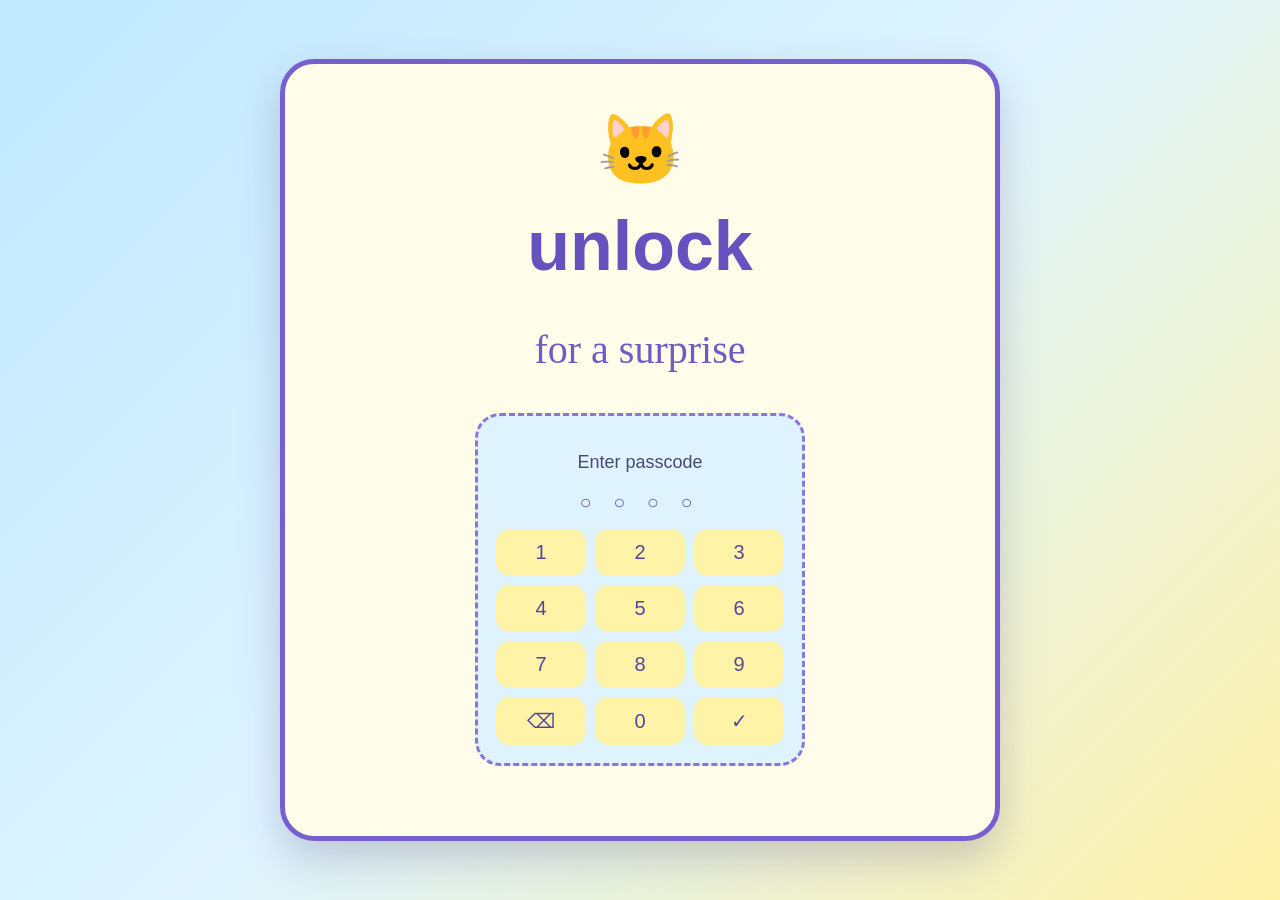
<file: index.html>
<!DOCTYPE html>
<html lang="en">

<head>
    <meta charset="UTF-8">
    <meta name="viewport" content="width=device-width, initial-scale=1.0">

    <title> Happiest B'Day Shreyas💙</title>

    <link rel="stylesheet" href="style.css">
</head>

<body class="page-center">

    <main class="card unlock-card">

        <div class="cat">
            🐱
        </div>

        <h1>unlock</h1>

        <p class="script">
            for a surprise
        </p>

        <div class="passcode-box">

            <p>Enter passcode</p>

            <div class="dots" id="dots">
                ○ ○ ○ ○
            </div>

            <div class="keypad">

                <button onclick="pressKey(1)">1</button>
                <button onclick="pressKey(2)">2</button>
                <button onclick="pressKey(3)">3</button>

                <button onclick="pressKey(4)">4</button>
                <button onclick="pressKey(5)">5</button>
                <button onclick="pressKey(6)">6</button>

                <button onclick="pressKey(7)">7</button>
                <button onclick="pressKey(8)">8</button>
                <button onclick="pressKey(9)">9</button>

                <button onclick="clearCode()">⌫</button>
                <button onclick="pressKey(0)">0</button>
                <button onclick="checkCode()">✓</button>

            </div>

        </div>

        

    </main>

    <script src="script.js"></script>

</body>

</html>
</file>
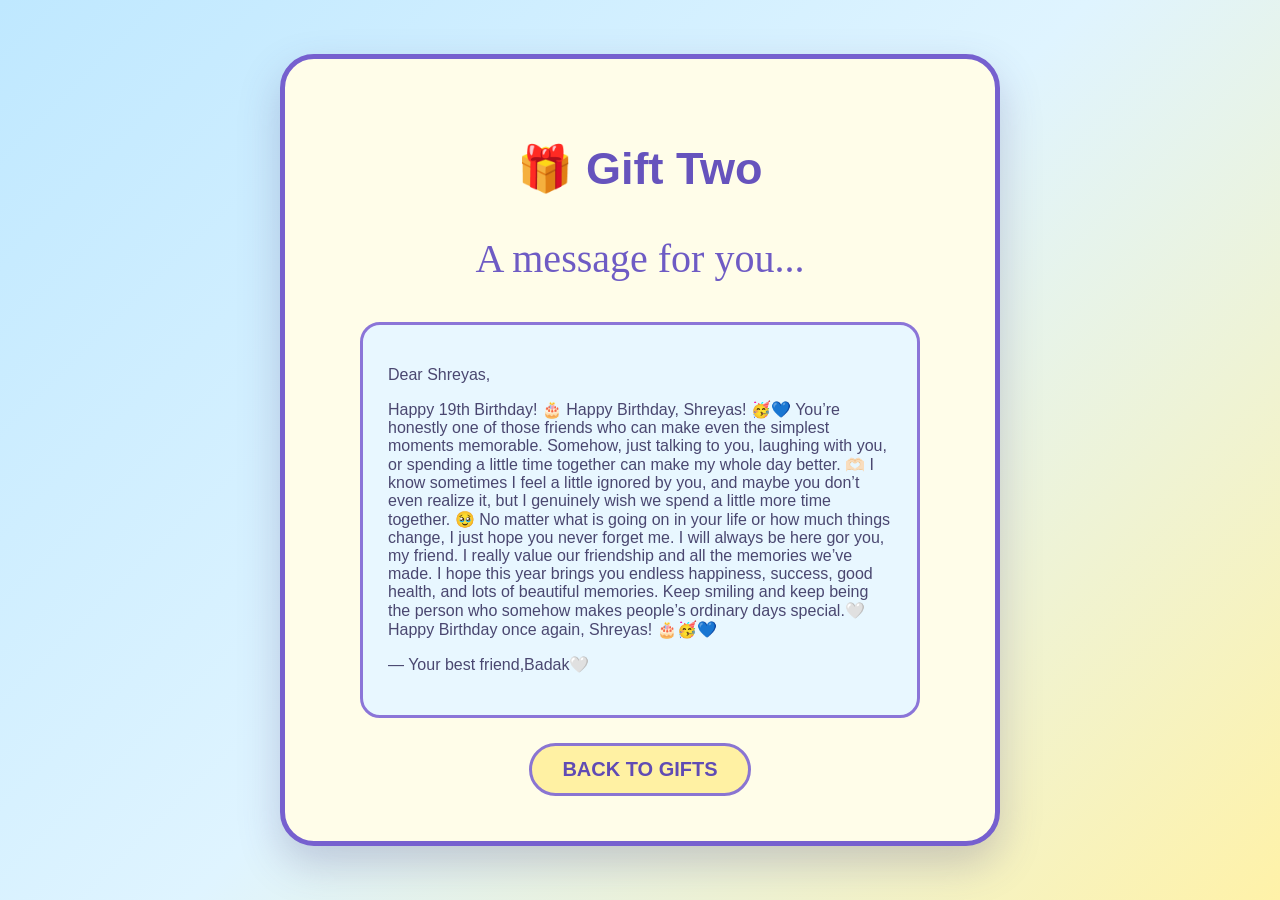
<file: gift2.html>
<!DOCTYPE html>
<html lang="en">

<head>

    <meta charset="UTF-8">
    <meta name="viewport"
          content="width=device-width, initial-scale=1.0">

    <title>Gift 2</title>

    <link rel="stylesheet" href="style.css">

</head>

<body class="page-center">

    <main class="card gift-page">

        <h2>
            🎁 Gift Two
        </h2>

        <p class="script">
            A message for you...
        </p>


        <div class="letter">

            <p>
                Dear Shreyas,
            </p>

            <p>

                Happy 19th Birthday! 🎂

                Happy Birthday, Shreyas! 🥳💙

                You’re honestly one of those friends who can make even the simplest moments memorable.
                Somehow, just talking to you, laughing with you, or spending a little time together 
                can make my whole day better. 🫶🏻
                I know sometimes I feel a little ignored by you, and maybe you don’t even realize it,
                but I genuinely wish we  spend a little more time together. 🥹 
                No matter what is going on in your life or how much things change, 
                I just hope you never forget me. I will always be here gor you, my friend.
                I really value our friendship and all the memories we’ve made.
                I hope this year brings you endless happiness, success, good health,
                and lots of beautiful memories. Keep smiling and keep being the person 
                who somehow makes people’s ordinary days special.🤍
                Happy Birthday once again, Shreyas! 🎂🥳💙
            </p>

            <p>

                — Your best friend,Badak🤍

            </p>

        </div>


        <a href="gifts.html"
           class="pill-btn">

            BACK TO GIFTS

        </a>

    </main>

</body>

</html>
</file>
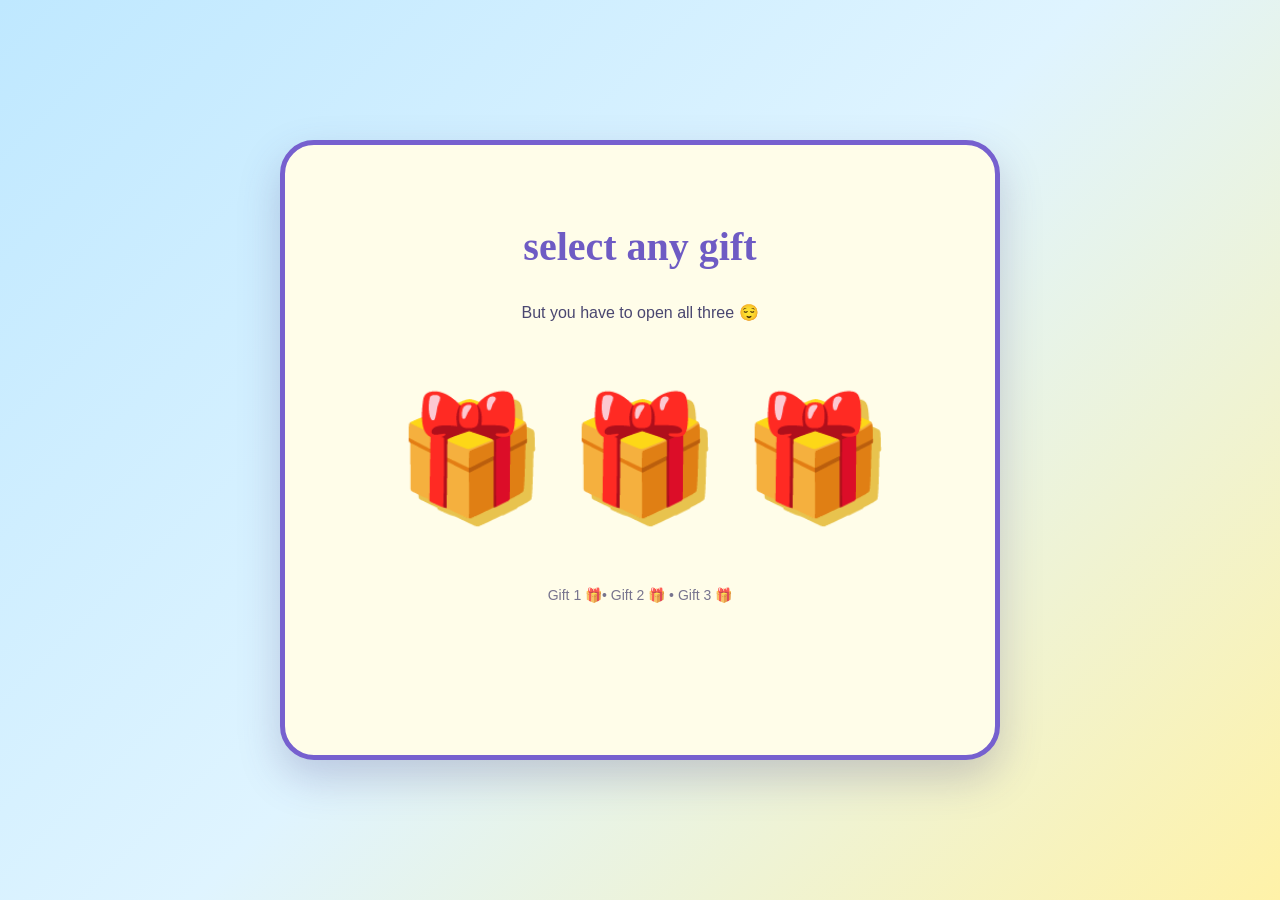
<file: gifts.html>
<!DOCTYPE html>
<html lang="en">

<head>

    <meta charset="UTF-8">
    <meta name="viewport"
          content="width=device-width, initial-scale=1.0">

    <title>Select Your Gift</title>

    <link rel="stylesheet" href="style.css">

</head>

<body class="page-center">

    <main class="card gifts-card">

        <h2 class="script">
            select any gift
        </h2>

        <p>
            But you have to open all three 😌
        </p>

        <div class="gifts">

            <!-- GIFT 1 -->

            <a href="gift1.html"
               class="gift">

                🎁

            </a>


            <!-- GIFT 2 -->

            <a href="gift2.html"
               class="gift">

                🎁

            </a>


            <!-- GIFT 3 -->

            <a href="gift3.html"
               class="gift">

                🎁

            </a>

        </div>

        <p class="small">

            Gift 1 🎁• Gift 2 🎁 • Gift 3 🎁

        </p>

    </main>

</body>

</html>
</file>
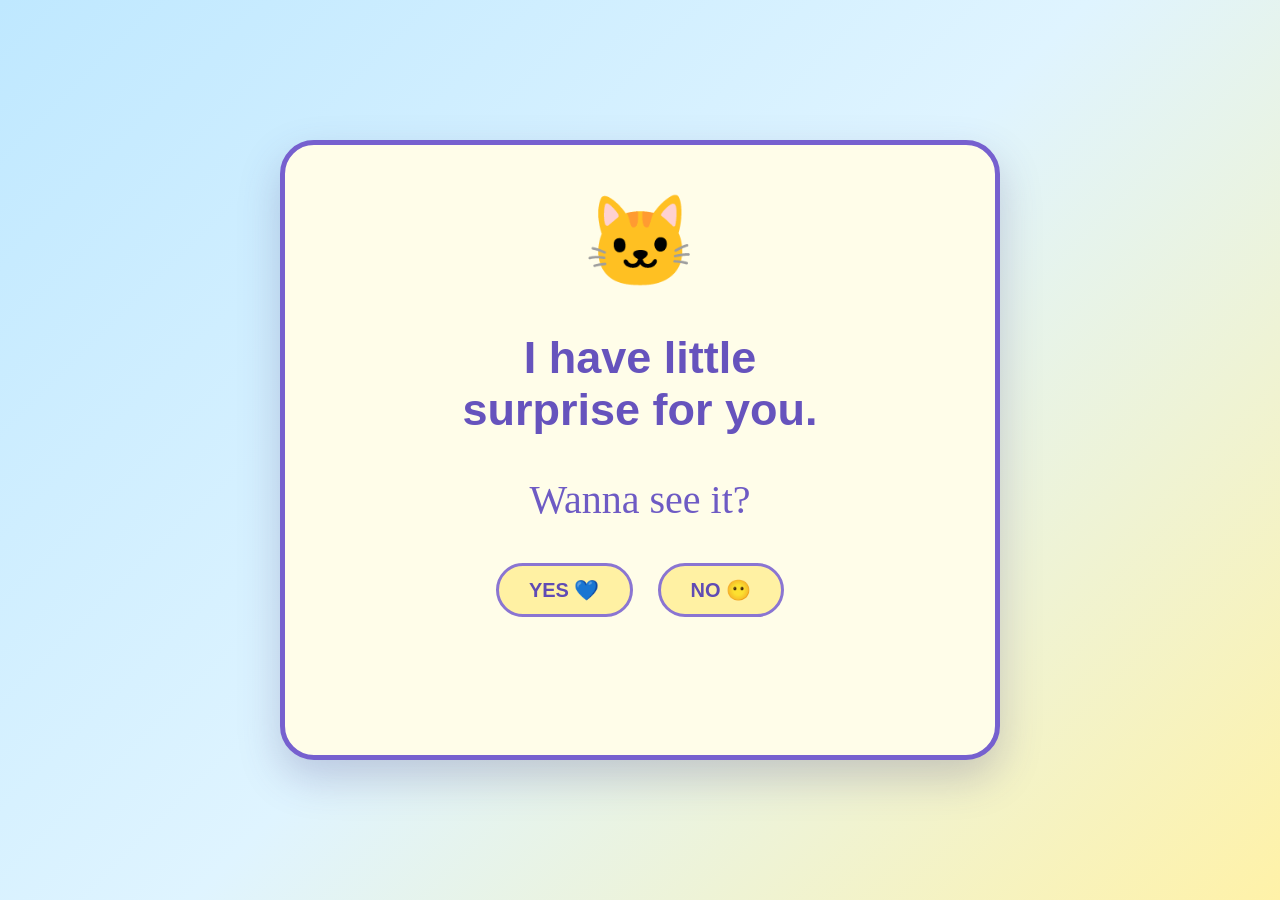
<file: no.html>
<!DOCTYPE html>
<html lang="en">

<head>

    <meta charset="UTF-8">
    <meta name="viewport" content="width=device-width, initial-scale=1.0">

    <title>A Little Surprise</title>

    <link rel="stylesheet" href="style.css">

</head>

<body class="page-center">

    <main class="card">

        <div class="cat-big">
            🐱
        </div>

        <h2>
            I have little<br>
            surprise for you.
        </h2>

        <p class="script">
            Wanna see it?
        </p>

        <div class="button-row">

            <a href="birthday.html" class="pill-btn">
                YES 💙
            </a>

            <a href="no.html" class="pill-btn">
                NO 😶
            </a>

        </div>

    </main>

</body>

</html>
</file>
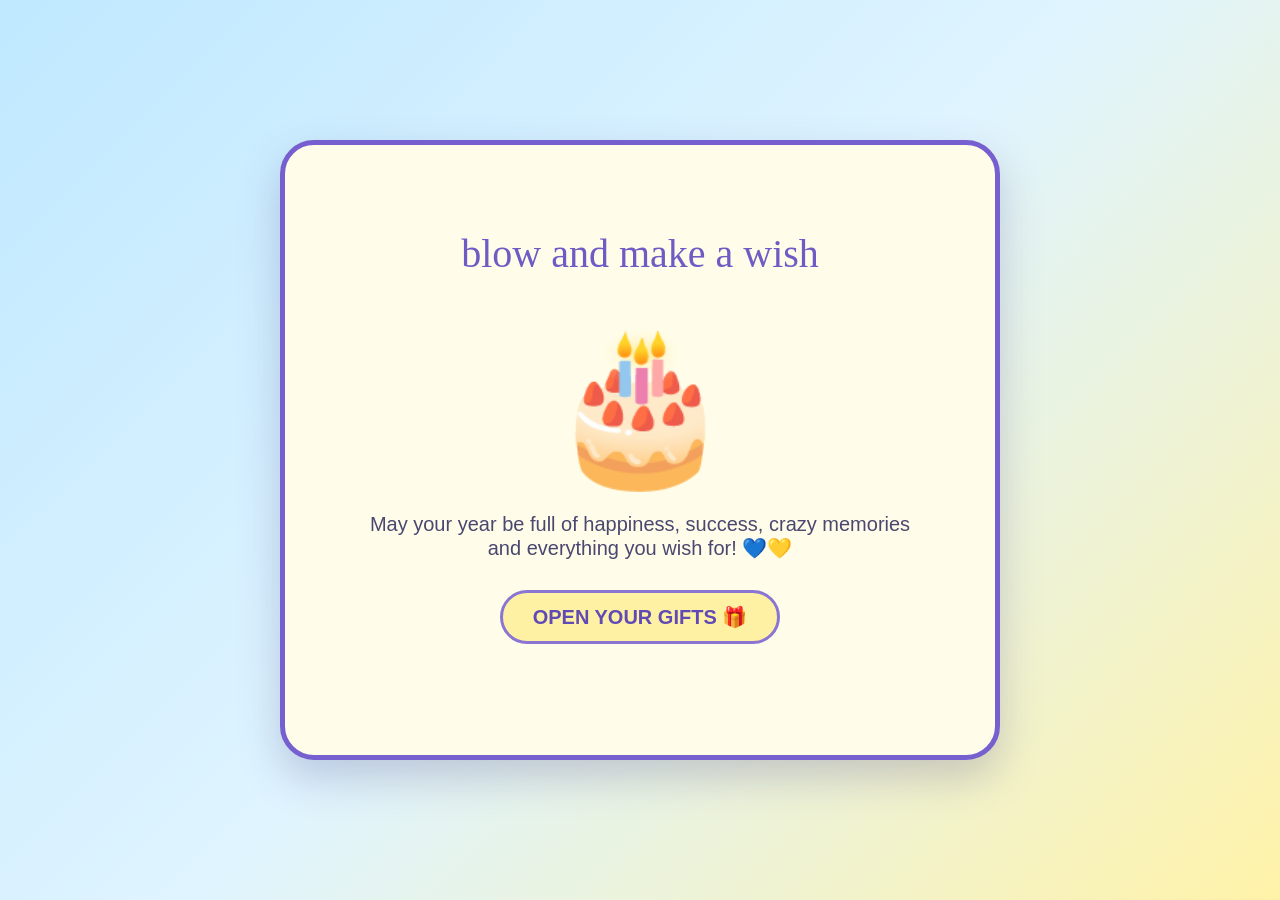
<file: wish.html>
<!DOCTYPE html>
<html lang="en">

<head>

    <meta charset="UTF-8">
    <meta name="viewport"
          content="width=device-width, initial-scale=1.0">

    <title>Birthday Wish</title>

    <link rel="stylesheet" href="style.css">

</head>

<body class="page-center">

    <main class="card wish-card">

        <p class="script title-script">
            blow and make a wish
        </p>

        <div class="cake">
            🎂
        </div>

        <p class="wish-text">

            May your year be full of happiness,
            success, crazy memories and
            everything you wish for! 💙💛

        </p>

        
        <a href="gifts.html" class="pill-btn">

            OPEN YOUR GIFTS 🎁

        </a>

    </main>

</body>

</html>
</file>
<file: style.css>
* {
    box-sizing: border-box;
}


body {

    margin: 0;

    min-height: 100vh;

    font-family: Arial, sans-serif;

    background:
        linear-gradient(
            135deg,
            #bfe8ff,
            #dff4ff,
            #fff2a8
        );

    color: #4a4770;

}


/* CENTER THE PAGE */

.page-center {

    display: flex;

    justify-content: center;

    align-items: center;

    padding: 25px;

}


/* MAIN CARD */

.card {

    width: min(92vw, 720px);

    min-height: 620px;

    padding: 45px 35px;

    border: 5px solid #7660cf;

    border-radius: 34px;

    background: #fffde9;

    box-shadow:
        0 18px 40px
        rgba(80, 70, 130, 0.25);

    text-align: center;

    position: relative;

    overflow: hidden;

}


/* HEADINGS */

h1 {

    font-size: 70px;

    color: #6552bf;

    margin: 15px 0;

}


h1 span {

    color: #e7b52d;

}


h2 {

    font-size: 45px;

    color: #6653bd;

}


/* CURSIVE TEXT */

.script {

    font-family: cursive;

    font-size: 40px;

    color: #6e5bc4;

}


/* SMALL TEXT */

.small {

    font-size: 14px;

    opacity: 0.75;

}


/* CAT */

.cat {

    font-size: 70px;

}


.cat-big {

    font-size: 90px;

}


/* PASSCODE BOX */

.passcode-box {

    margin: 25px auto;

    max-width: 330px;

    padding: 18px;

    border: 3px dashed #8b75d8;

    border-radius: 25px;

    background: #dff3ff;

}


.passcode-box p {

    font-size: 18px;

}


/* PASSWORD DOTS */

.dots {

    font-size: 20px;

    letter-spacing: 8px;

    color: #6b59bd;

    margin: 15px;

}


/* KEYPAD */

.keypad {

    display: grid;

    grid-template-columns:
        repeat(3, 1fr);

    gap: 9px;

}


.keypad button {

    border: none;

    border-radius: 14px;

    padding: 12px;

    font-size: 20px;

    background: #fff3a8;

    color: #5546a2;

    cursor: pointer;

}


/* BUTTON ROW */

.button-row {

    display: flex;

    justify-content: center;

    gap: 25px;

    margin-top: 35px;

}


/* ROUND BUTTON */

.pill-btn {

    display: inline-block;

    text-decoration: none;

    background: #fff1a3;

    color: #604bb4;

    border: 3px solid #8a75d2;

    border-radius: 50px;

    padding: 12px 30px;

    font-size: 20px;

    font-weight: bold;

    transition: 0.2s;

}


.pill-btn:hover {

    transform: scale(1.05);

}


/* PARTY */

.party {

    font-size: 45px;

    margin-bottom: 15px;

}


/* PHOTO */

.photo-frame {

    width: 240px;

    height: 240px;

    margin: 18px auto;

    border: 7px solid #8b70d2;

    border-radius: 28px;

    overflow: hidden;

    background: #bfe8ff;

    box-shadow:
        8px 8px 0 #f1cf4f;

}


.photo-frame img {

    width: 100%;

    height: 100%;

    object-fit: cover;

    display: block;

}


/* BIG PHOTO */

.photo-frame.large {

    width: min(340px, 80vw);

    height: 340px;

}


/* NEXT BUTTON */

.next-link {

    color: #6a56bd;

    font-size: 22px;

    font-weight: bold;

    text-decoration: none;

}


/* NO PAGE */

.big-emoji {

    font-size: 90px;

}


/* CAKE */

.cake {

    font-size: 150px;

    margin: 20px 0;

}


.wish-text {

    max-width: 560px;

    margin: 20px auto 30px;

    font-size: 20px;

}


/* STICKER */

.sticker {

    font-size: 60px;

    margin-bottom: 25px;

}


/* GIFTS */

.gifts {

    display: flex;

    justify-content: center;

    gap: 30px;

    margin: 65px 0;

    flex-wrap: wrap;

}


/* GIFT BOX */

.gift {

    text-decoration: none;

    font-size: 115px;

    display: block;

    transition: 0.2s;

    filter:
        drop-shadow(
            8px 8px 0 #e8c34e
        );

}


.gift:hover {

    transform: scale(1.08);

}


/* LETTER */

.letter {

    max-width: 560px;

    margin: 25px auto;

    padding: 25px;

    border: 3px solid #8b75d8;

    border-radius: 20px;

    background: #e8f7ff;

    text-align: left;

}


/* TWO PHOTOS */

.photo-grid {

    display: flex;

    gap: 22px;

    justify-content: center;

    flex-wrap: wrap;

}


.photo-grid .photo-frame {

    width: 220px;

    height: 260px;

    margin: 10px;

}


/* FINAL MESSAGE */

.final-message {

    font-size: 30px;

}


/* MOBILE */

@media (max-width: 600px) {

    .card {

        min-height: 570px;

        padding: 35px 20px;

    }


    h1 {

        font-size: 50px;

    }


    h2 {

        font-size: 35px;

    }


    .script {

        font-size: 30px;

    }


    .button-row {

        gap: 10px;

    }


    .pill-btn {

        padding: 10px 20px;

        font-size: 17px;

    }


    .gift {

        font-size: 80px;

    }

}
</file>
